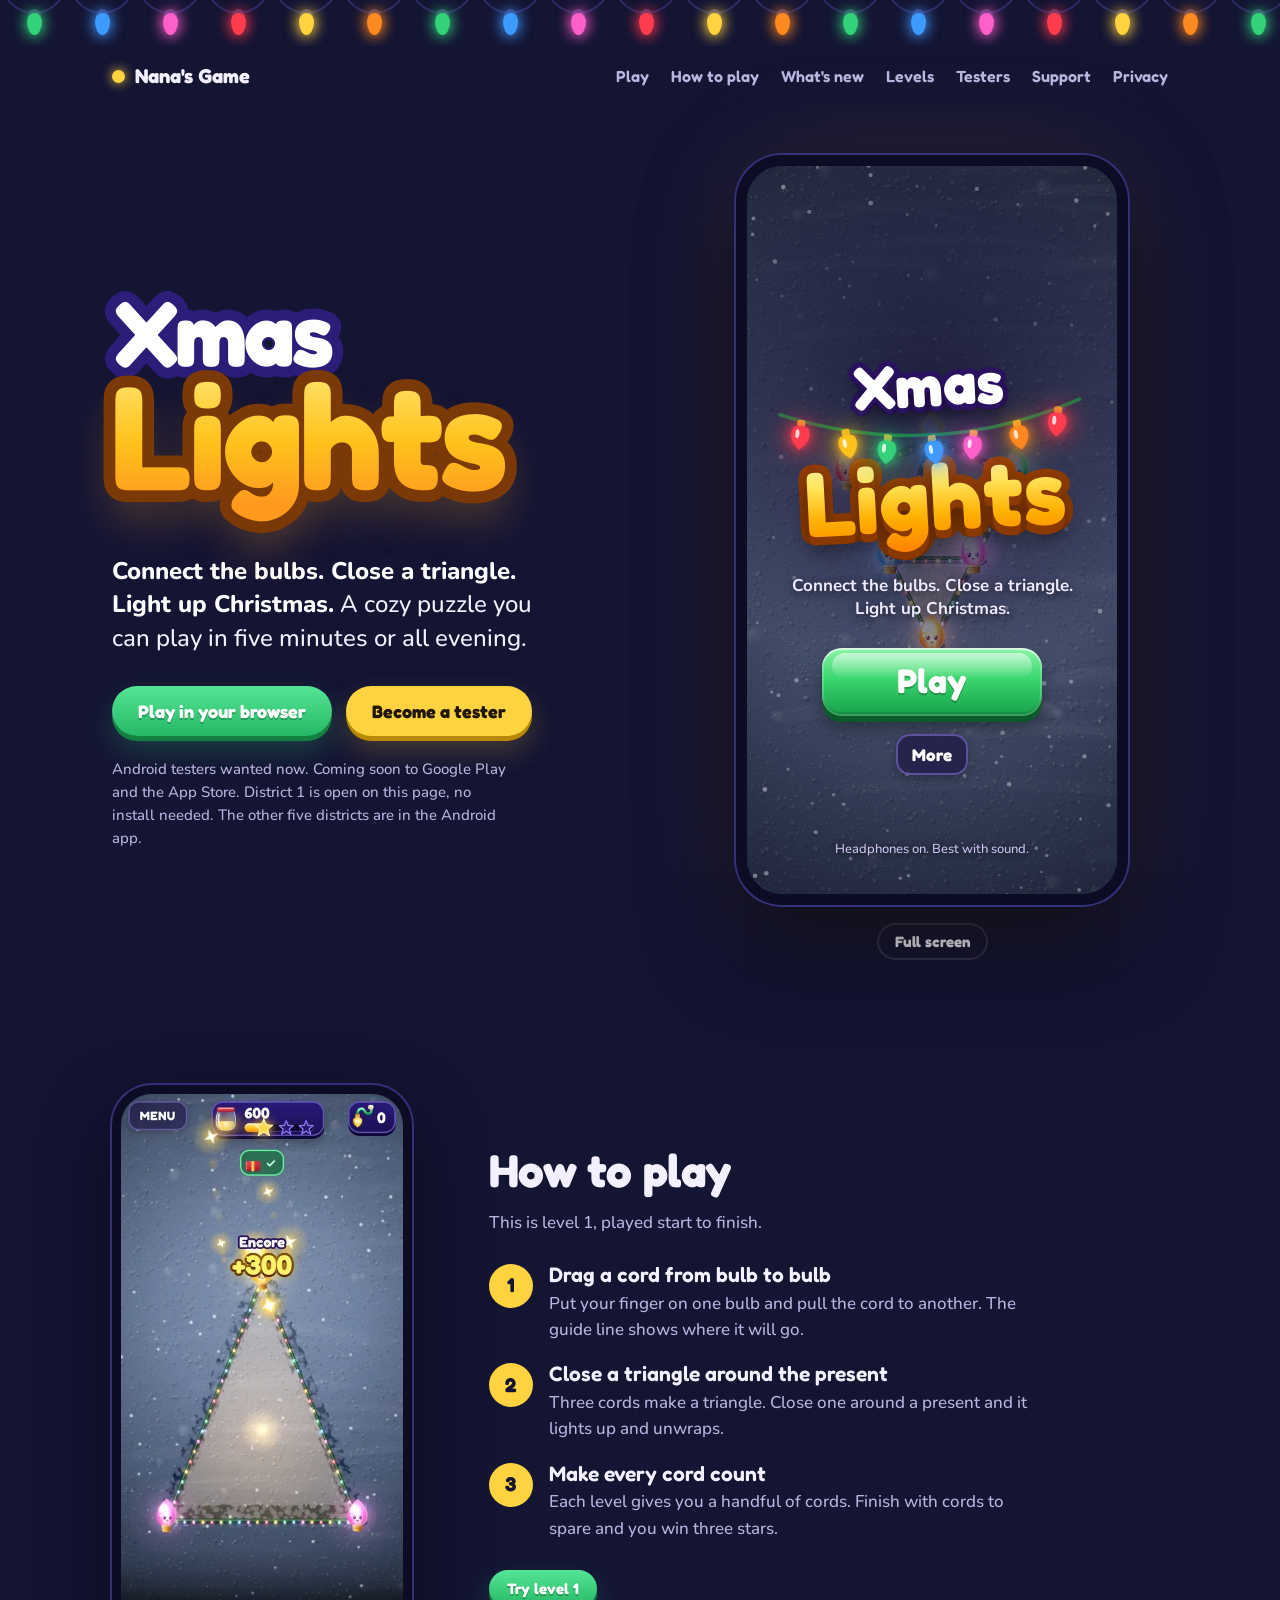
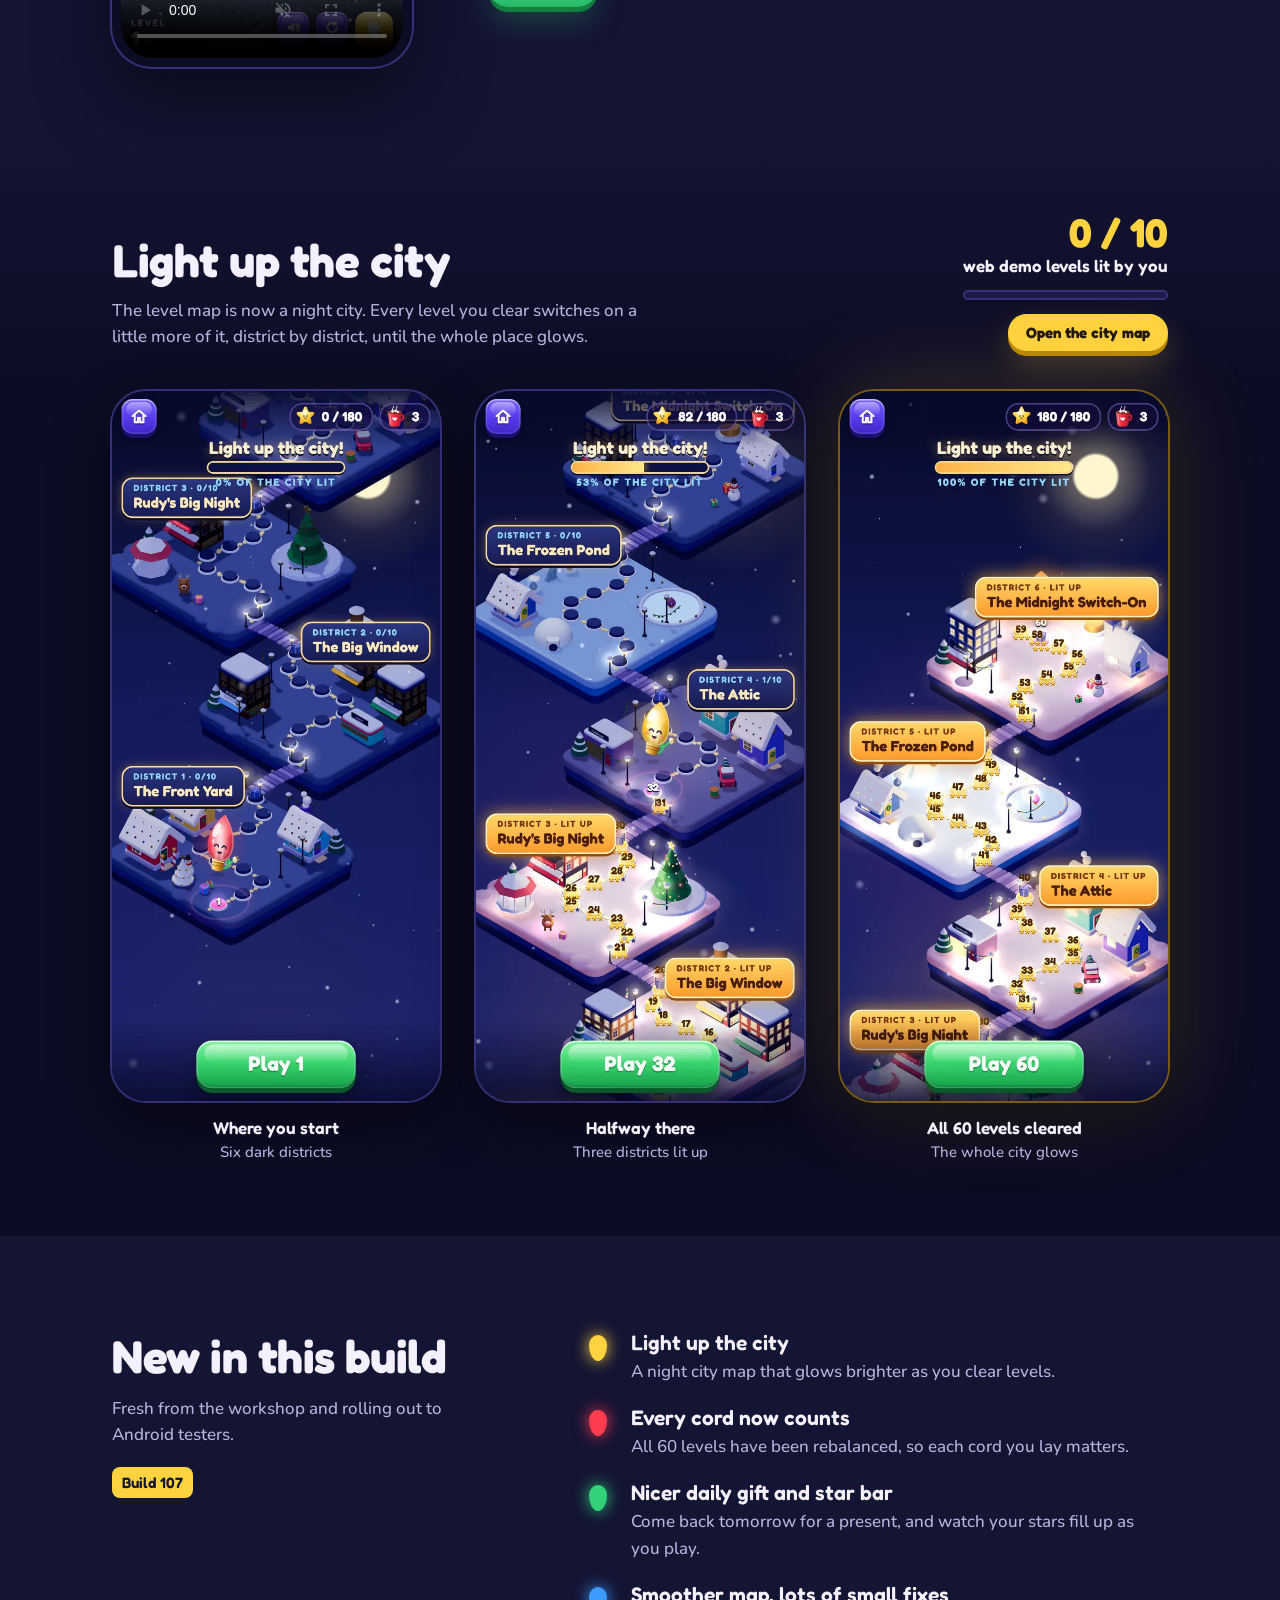
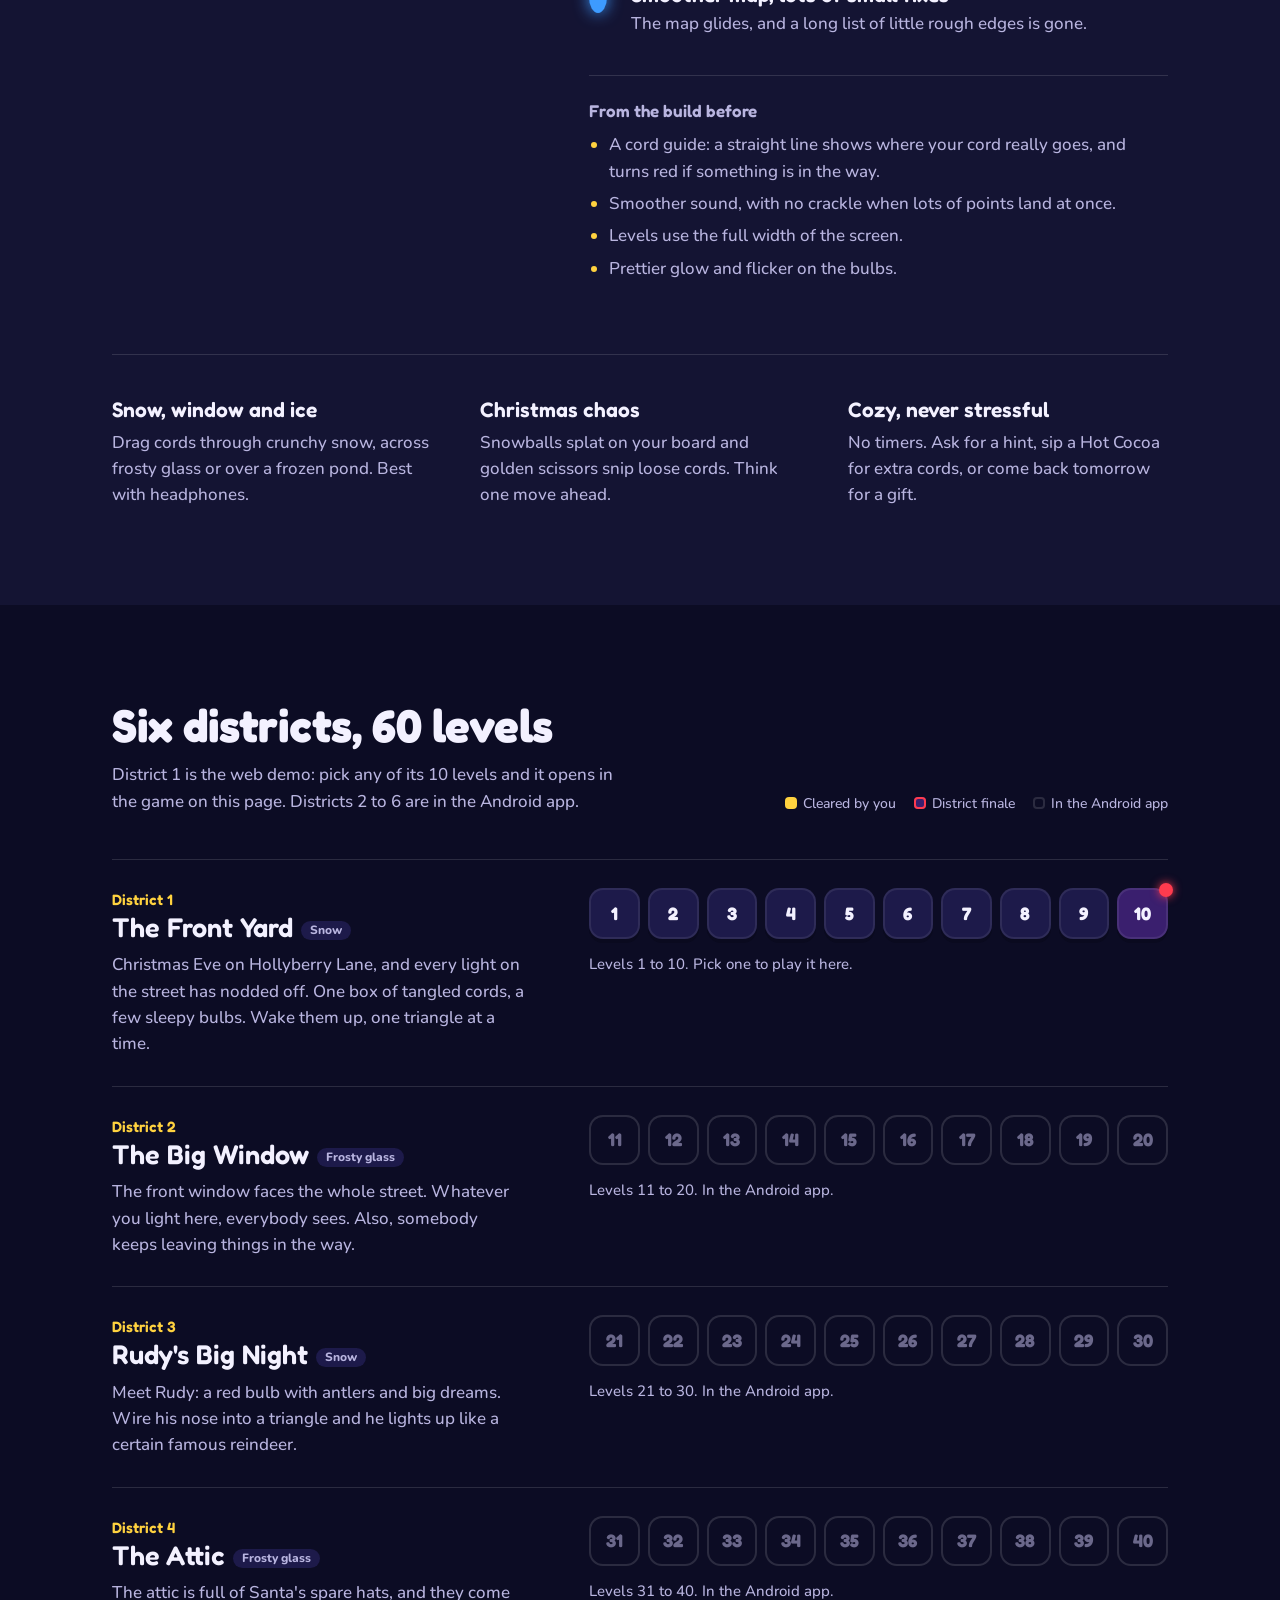
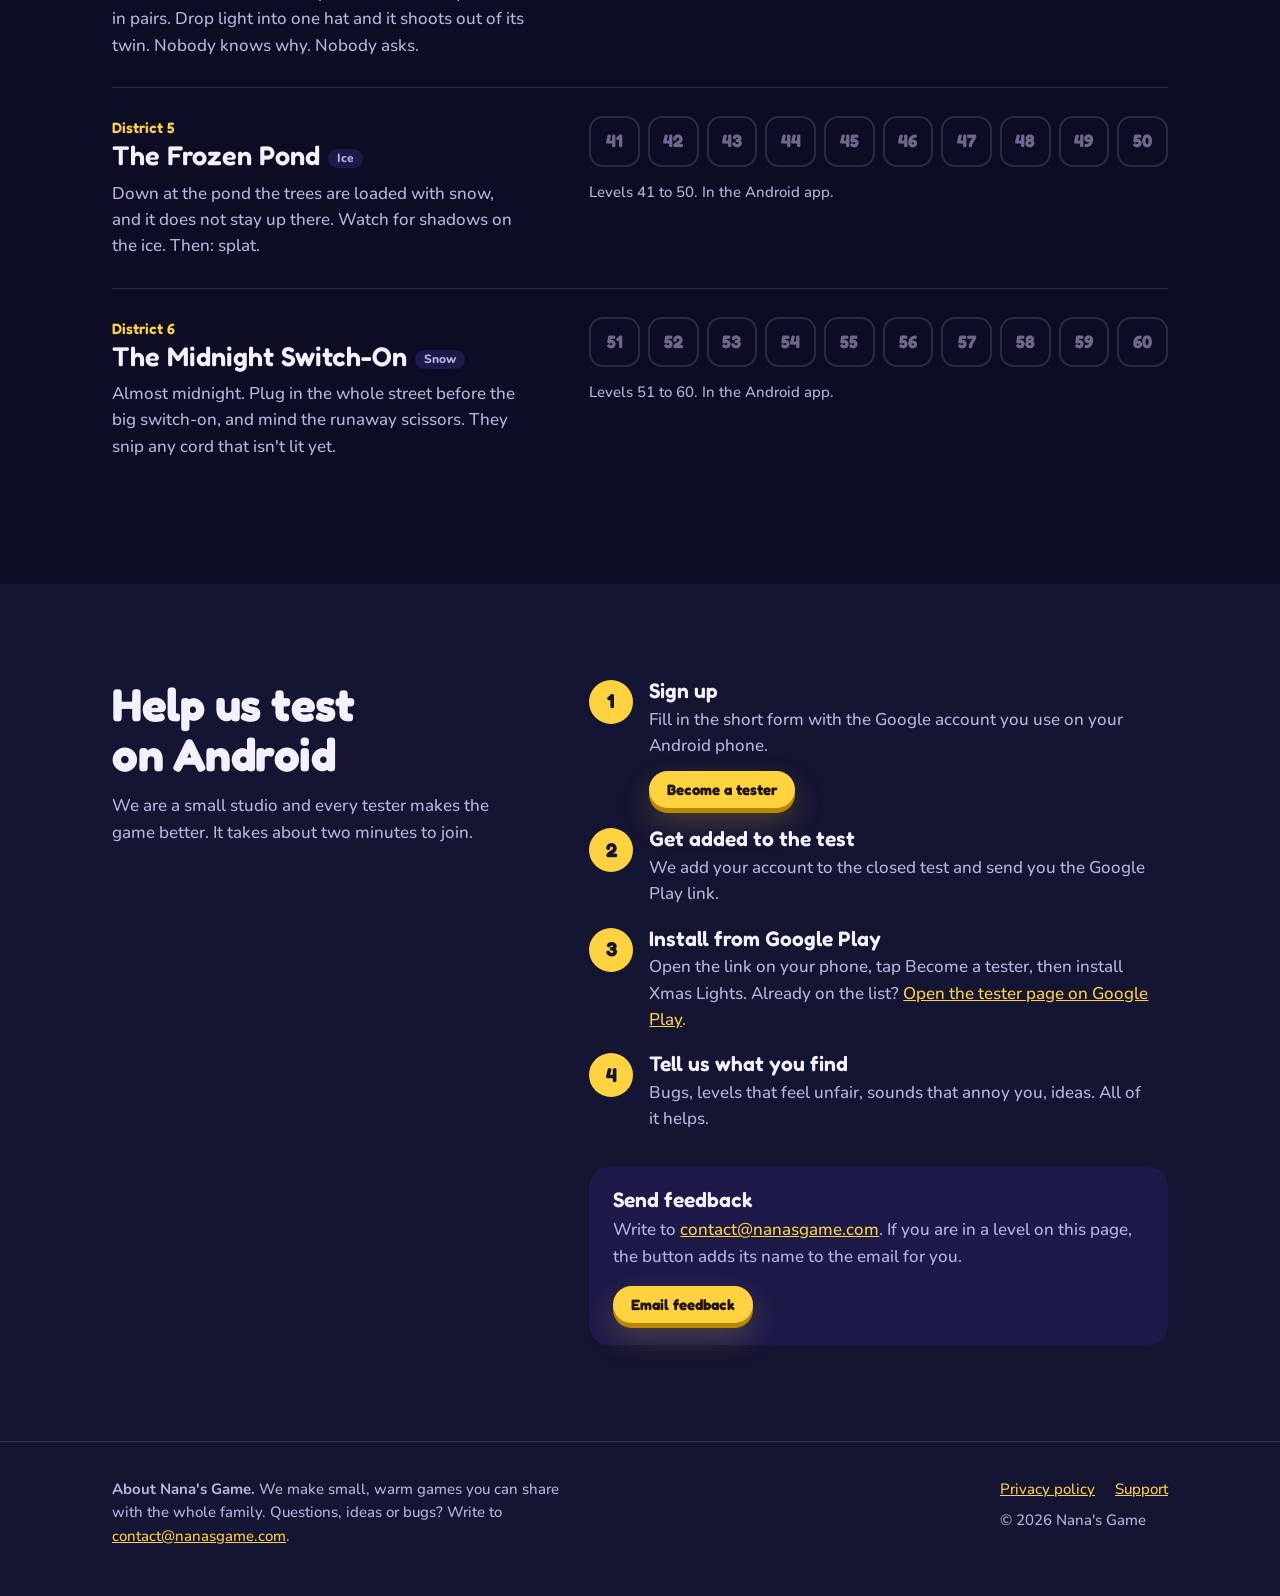
<file: index.html>
<!DOCTYPE html>
<html lang="en">
<head>
<meta charset="utf-8">
<meta name="viewport" content="width=device-width,initial-scale=1">
<title>Xmas Lights · Nana's Game</title>
<meta name="description" content="Xmas Lights: connect the bulbs, close a triangle and light up Christmas. Play the first district in your browser, or join the Android test for all 60 levels.">
<meta property="og:title" content="Xmas Lights · Nana's Game">
<meta property="og:description" content="A cozy Christmas puzzle. Play the levels in your browser, or join the Android test.">
<meta property="og:image" content="https://nanasgame.com/img/og.jpg">
<meta name="theme-color" content="#141433">
<link rel="icon" href="img/favicon.png">
<style>
/* Layout: left-aligned copy beside a live, playable phone in the hero. One loud element: the game's own night city map,
   shown dark, half lit and fully lit. Everything after it is quiet rows on the same night sky. */
:root{
  --night:#141433;      /* page sky, same as the app background */
  --deep:#0c0c24;       /* bands and the phone bezel */
  --dusk:#1d1a4a;       /* raised surfaces */
  --ink:#f3f1ff;
  --muted:#b9b5e0;
  --gold:#ffd23f;       /* lit windows, stars, primary accent */
  --green:#33d17a;      /* the game's Play button */
  --red:#ff3b4e; --blue:#3d9bff; --pink:#ff5fc8; --orange:#ff8a1f;   /* bulb colours from the game */
  --line:rgba(255,255,255,.13);
  --display:'Fredoka','Nunito',system-ui,sans-serif;
  --body:'Nunito',system-ui,-apple-system,'Segoe UI',sans-serif;
  color-scheme:dark;
}
@font-face{font-family:'Fredoka';font-weight:500;font-display:swap;src:url(fonts/fredoka-latin-500-normal.woff2) format('woff2')}
@font-face{font-family:'Fredoka';font-weight:600;font-display:swap;src:url(fonts/fredoka-latin-600-normal.woff2) format('woff2')}
@font-face{font-family:'Fredoka';font-weight:700;font-display:swap;src:url(fonts/fredoka-latin-700-normal.woff2) format('woff2')}
@font-face{font-family:'Nunito';font-weight:500;font-display:swap;src:url(fonts/nunito-latin-500-normal.woff2) format('woff2')}
@font-face{font-family:'Nunito';font-weight:700;font-display:swap;src:url(fonts/nunito-latin-700-normal.woff2) format('woff2')}
@font-face{font-family:'Nunito';font-weight:800;font-display:swap;src:url(fonts/nunito-latin-800-normal.woff2) format('woff2')}

*,*::before,*::after{box-sizing:border-box}
html{scroll-behavior:smooth;scroll-padding-top:20px}
html.locked{overflow:hidden}
body{margin:0;background:var(--night);color:var(--ink);font-family:var(--body);font-weight:500;font-size:17px;line-height:1.55;-webkit-font-smoothing:antialiased}
img,canvas{max-width:100%}
a{color:var(--gold)}
h1,h2,h3{font-family:var(--display);margin:0;text-wrap:balance;line-height:1.08}
h2{font-size:clamp(30px,4.4vw,46px);font-weight:700;letter-spacing:-.01em}
h3{font-size:21px;font-weight:600}
p{margin:0}
[hidden]{display:none!important}
:focus-visible{outline:3px solid var(--gold);outline-offset:3px;border-radius:6px}
.wrap{width:min(1120px,100%);margin-inline:auto;padding-inline:clamp(16px,4vw,32px)}
.muted{color:var(--muted)}

/* ---------- string of lights across the top ---------- */
.string{display:flex;height:46px;overflow:hidden;pointer-events:none}
.string i{flex:0 0 68px;position:relative;height:46px}
.string i::before{content:"";position:absolute;left:0;right:0;top:-22px;height:36px;border:2px solid #2c2a66;border-top:0;border-radius:0 0 50% 50%/0 0 100% 100%}
.string i::after{content:"";position:absolute;left:50%;top:13px;width:15px;height:22px;margin-left:-7.5px;border-radius:50% 50% 50% 50%/38% 38% 62% 62%;background:var(--c);box-shadow:0 0 14px 2px var(--c),0 -5px 0 -1px #3a376f;animation:twinkle 3.6s ease-in-out infinite;animation-delay:var(--d)}
.string i:nth-child(6n+1){--c:var(--green);--d:-.2s}.string i:nth-child(6n+2){--c:var(--blue);--d:-1.9s}.string i:nth-child(6n+3){--c:var(--pink);--d:-.9s}
.string i:nth-child(6n+4){--c:var(--red);--d:-2.6s}.string i:nth-child(6n+5){--c:var(--gold);--d:-1.3s}.string i:nth-child(6n){--c:var(--orange);--d:-3.1s}
@keyframes twinkle{0%,100%{opacity:1}42%{opacity:.5}47%{opacity:.95}53%{opacity:.6}}

/* ---------- nav ---------- */
.top{display:flex;align-items:center;justify-content:space-between;gap:16px;flex-wrap:wrap;padding-block:14px}
.brand{display:flex;align-items:center;gap:10px;font-family:var(--display);font-weight:700;font-size:20px;color:var(--ink);text-decoration:none}
.brand::before{content:"";width:13px;height:13px;border-radius:50%;background:var(--gold);box-shadow:0 0 12px var(--gold)}
.top nav{display:flex;gap:4px 22px;flex-wrap:wrap}
.top nav a{font-family:var(--display);font-weight:600;font-size:16px;color:var(--muted);text-decoration:none;padding:4px 0}
.top nav a:hover{color:var(--ink)}

/* ---------- buttons ---------- */
.btn{display:inline-flex;align-items:center;justify-content:center;gap:8px;font-family:var(--display);font-weight:700;font-size:18px;line-height:1;padding:16px 26px;border-radius:999px;border:0;cursor:pointer;text-decoration:none;color:#201600;background:var(--gold);box-shadow:0 5px 0 #b98700,0 14px 30px rgba(255,210,63,.22);transition:transform .12s,box-shadow .12s}
.btn:hover{transform:translateY(-1px)}
.btn:active{transform:translateY(4px);box-shadow:0 1px 0 #b98700}
.btn.play{color:#fff;background:linear-gradient(#56e596,#25b866);box-shadow:0 5px 0 #14803f,0 14px 30px rgba(51,209,122,.25);text-shadow:0 2px 0 rgba(0,70,30,.35)}
.btn.play:active{box-shadow:0 1px 0 #14803f}
.btn.ghost{color:var(--ink);background:transparent;box-shadow:inset 0 0 0 2px var(--line)}
.btn.ghost:active{transform:translateY(1px);box-shadow:inset 0 0 0 2px var(--line)}
.btn.sm{font-size:15px;padding:11px 18px}
.btn[aria-pressed="true"]{background:var(--dusk);color:var(--gold);box-shadow:inset 0 0 0 2px var(--gold)}

/* ---------- hero ---------- */
.hero{display:grid;grid-template-columns:minmax(0,1.05fr) minmax(0,.95fr);gap:clamp(24px,5vw,72px);align-items:center;padding-block:clamp(20px,4vw,48px) clamp(36px,6vw,72px)}
.title{font-weight:700;font-size:clamp(92px,11.5vw,148px);line-height:.86;letter-spacing:-.02em;isolation:isolate;margin-left:-.03em}
.title span{display:block;position:relative;width:max-content;max-width:100%}
.title span::before{content:attr(data-text);position:absolute;left:0;top:0;z-index:-1}
.title .xmas{color:#fff;font-size:.62em;margin-left:.08em}
.title .xmas::before{-webkit-text-stroke:.24em #2b1d78;color:#2b1d78}
.title .lights{background:linear-gradient(#fff08a,#ffc21a 50%,#ff9a1f 80%);-webkit-background-clip:text;background-clip:text;color:transparent;padding:.2em .05em .3em 0;margin:-.2em 0 -.3em}
.title .lights::before{padding-top:.2em;-webkit-text-stroke:.16em #7a3906;color:#7a3906;text-shadow:0 .07em 0 #4f2403,0 .16em .3em rgba(255,170,40,.35)}
.lede{font-size:clamp(19px,2.1vw,24px);line-height:1.4;max-width:30ch;margin-top:clamp(36px,4.4vw,58px)}
.lede b{font-weight:800;color:#fff}
.cta{display:flex;gap:14px;flex-wrap:wrap;margin-top:30px}
.status{margin-top:22px;font-size:15px;color:var(--muted);max-width:44ch}

.stage{justify-self:center;width:min(392px,100%)}
.phone{position:relative;height:clamp(560px,calc(100vh - 150px),760px);border-radius:46px;border:11px solid var(--deep);background:var(--night) url(img/poster.webp) center/cover;box-shadow:0 0 0 2px #34317a,0 40px 90px rgba(0,0,0,.55),0 0 120px rgba(255,200,80,.12);overflow:hidden;display:flex;flex-direction:column}
.phone iframe{flex:1;width:100%;border:0;display:block;min-height:0}
.phone .start{position:absolute;inset:0;background:transparent;border:0;border-radius:34px;cursor:pointer}
.phone .bar{display:none}
.under{display:flex;gap:10px;justify-content:center;flex-wrap:wrap;margin-top:18px}
.note{min-height:1.4em;margin-top:10px;text-align:center;font-size:14px;color:var(--muted)}

/* full-screen play */
.phone.full{position:fixed;inset:0;z-index:50;height:auto;border:0;border-radius:0;background:var(--deep);box-shadow:none}
.phone.full .bar{display:flex;align-items:center;gap:10px;padding:8px 12px;background:var(--deep);border-bottom:1px solid var(--line);font-size:14px}
.phone.full .bar .now{flex:1;min-width:0;white-space:nowrap;overflow:hidden;text-overflow:ellipsis;color:var(--muted);text-align:center}
.phone.full .bar button,.phone.full .bar a{font-family:var(--display);font-weight:600;font-size:14px;color:var(--ink);background:var(--dusk);border:0;border-radius:999px;padding:8px 14px;cursor:pointer;text-decoration:none;white-space:nowrap}
.phone.full iframe{width:min(560px,100%);margin-inline:auto}
.phone.full .start{display:none}

/* ---------- how to play ---------- */
.how{display:grid;grid-template-columns:300px minmax(0,1fr);gap:clamp(28px,6vw,88px);align-items:center;padding-block:clamp(8px,2vw,24px) clamp(48px,7vw,88px)}
.clip{display:block;width:min(300px,100%);height:auto;border-radius:40px;border:9px solid var(--deep);background:var(--deep);box-shadow:0 0 0 2px #34317a,0 30px 70px rgba(0,0,0,.5)}
.how h2+p{margin-top:14px;color:var(--muted);max-width:46ch}
.how .steps{margin-top:28px}
.how .cta{margin-top:28px}

/* ---------- the city map ---------- */
.city{background:linear-gradient(var(--night),var(--deep) 22%);padding-block:clamp(28px,5vw,56px) clamp(40px,6vw,72px)}
.city-head{display:grid;grid-template-columns:minmax(0,1fr) auto;gap:20px 40px;align-items:end}
.city-head p{max-width:56ch;margin-top:12px;color:var(--muted)}
.tally{font-family:var(--display);font-weight:600;font-size:17px;text-align:right;font-variant-numeric:tabular-nums}
.tally b{display:block;font-size:40px;line-height:1.05;color:var(--gold);font-weight:700}
.meter{height:10px;margin-top:10px;border-radius:999px;background:var(--dusk);box-shadow:inset 0 0 0 2px #34317a;overflow:hidden}
.meter i{display:block;height:100%;width:0;border-radius:999px;background:linear-gradient(90deg,#ffb300,var(--gold))}
.tally .btn{margin-top:14px}
.shots{display:grid;grid-template-columns:repeat(3,minmax(0,1fr));gap:clamp(14px,3vw,36px);margin-top:clamp(24px,4vw,40px)}
.shots figure{margin:0;min-width:0}
.shots img{display:block;width:100%;height:auto;border-radius:clamp(20px,3vw,34px);box-shadow:0 0 0 2px #34317a,0 24px 60px rgba(0,0,0,.45)}
.shots figure:last-child img{box-shadow:0 0 0 2px #7a5a12,0 24px 60px rgba(0,0,0,.45),0 0 90px rgba(255,200,80,.22)}
.shots figcaption{margin-top:14px;font-family:var(--display);font-weight:600;font-size:17px;text-align:center}
.shots figcaption span{display:block;font-family:var(--body);font-weight:500;font-size:15px;color:var(--muted)}

/* ---------- sections ---------- */
section.row{padding-block:clamp(48px,8vw,96px)}
.split{display:grid;grid-template-columns:minmax(0,5fr) minmax(0,7fr);gap:clamp(24px,5vw,72px)}
.split>div:first-child p{margin-top:14px;color:var(--muted);max-width:38ch}
.build{display:inline-block;margin-top:18px;font-family:var(--display);font-weight:600;font-size:15px;color:var(--night);background:var(--gold);border-radius:8px;padding:4px 10px}

.notes{list-style:none;margin:0;padding:0;display:grid;gap:22px}
.notes li{display:grid;grid-template-columns:26px minmax(0,1fr);gap:16px;align-items:start}
.notes li::before{content:"";width:18px;height:26px;margin-top:3px;border-radius:50% 50% 50% 50%/38% 38% 62% 62%;background:var(--c,var(--gold));box-shadow:0 0 16px var(--c,var(--gold))}
.notes li:nth-child(4n+1){--c:var(--gold)}.notes li:nth-child(4n+2){--c:var(--red)}.notes li:nth-child(4n+3){--c:var(--green)}.notes li:nth-child(4n){--c:var(--blue)}
.notes p{color:var(--muted);margin-top:4px;max-width:52ch}
.earlier{margin-top:38px;padding-top:26px;border-top:1px solid var(--line)}
.earlier h3{font-size:17px;color:var(--muted);font-weight:600}
.earlier ul{margin:12px 0 0;padding-left:20px;color:var(--muted);display:grid;gap:6px;max-width:60ch}
.earlier li::marker{color:var(--gold)}

.inside{display:grid;grid-template-columns:repeat(3,minmax(0,1fr));gap:clamp(20px,4vw,48px);margin-top:clamp(40px,6vw,72px);padding-top:clamp(28px,4vw,44px);border-top:1px solid var(--line)}
.inside p{color:var(--muted);margin-top:8px}

/* ---------- chapters and levels ---------- */
.levels{background:var(--deep)}
.levels-head{display:flex;justify-content:space-between;align-items:end;gap:20px;flex-wrap:wrap}
.levels-head p{color:var(--muted);max-width:52ch;margin-top:12px}
.chapters{list-style:none;margin:clamp(28px,4vw,44px) 0 0;padding:0}
.chapter{display:grid;grid-template-columns:minmax(0,5fr) minmax(0,7fr);gap:18px clamp(24px,5vw,72px);padding-block:28px;border-top:1px solid var(--line)}
.chapter .n{font-family:var(--display);font-weight:600;font-size:15px;color:var(--gold)}
.chapter h3{font-size:27px;margin-top:2px}
.chapter .surface{display:inline-block;margin-left:8px;font-family:var(--body);font-weight:800;font-size:12px;vertical-align:middle;padding:3px 9px;border-radius:999px;background:var(--dusk);color:var(--muted)}
.chapter p{color:var(--muted);margin-top:10px;max-width:46ch}
.tiles{display:grid;grid-template-columns:repeat(10,minmax(0,1fr));gap:8px}
.tile{position:relative;aspect-ratio:1;min-width:0;border-radius:14px;border:0;cursor:pointer;font-family:var(--display);font-weight:700;font-size:18px;color:var(--ink);background:var(--dusk);box-shadow:inset 0 0 0 2px rgba(255,255,255,.08),0 4px 0 #0a0a1f;transition:transform .1s}
.tile:hover{transform:translateY(-2px);box-shadow:inset 0 0 0 2px var(--gold),0 6px 0 #0a0a1f}
.tile.boss{background:#3a1f6e}
.tile.boss::after{content:"";position:absolute;top:-5px;right:-5px;width:14px;height:14px;border-radius:50%;background:var(--red);box-shadow:0 0 10px var(--red)}
.tile.done{background:var(--gold);color:#2a1c00;box-shadow:0 4px 0 #b98700,0 0 18px rgba(255,210,63,.35)}
.tile.locked{background:transparent;color:rgba(185,181,224,.55);box-shadow:inset 0 0 0 2px var(--line);cursor:default}
.tile.locked:hover{transform:none;box-shadow:inset 0 0 0 2px var(--line)}
.tile.locked.boss::after{display:none}
.tile small{display:block;font-size:9px;letter-spacing:1px;line-height:1;margin-top:1px}
.chapter .readout{min-height:3.1em;margin-top:14px;font-size:15px;max-width:none}
.readout b{color:var(--ink);font-weight:800}
.legend{display:flex;gap:18px;flex-wrap:wrap;font-size:14px;color:var(--muted);margin-top:10px}
.legend i{display:inline-block;width:12px;height:12px;border-radius:4px;margin-right:6px;vertical-align:-1px}

/* ---------- testers ---------- */
.steps{margin:0;padding:0;list-style:none;counter-reset:s;display:grid;gap:20px}
.steps li{counter-increment:s;display:grid;grid-template-columns:44px minmax(0,1fr);gap:16px}
.steps li::before{content:counter(s);display:grid;place-items:center;width:44px;height:44px;border-radius:50%;font-family:var(--display);font-weight:700;font-size:20px;color:var(--night);background:var(--gold)}
.steps p{color:var(--muted);margin-top:4px;max-width:50ch}
.steps .btn{margin-top:12px}
.feedback{margin-top:34px;padding:22px 24px;border-radius:20px;background:var(--dusk)}
.feedback p{color:var(--muted);margin-top:6px;max-width:56ch}
.feedback .cta{margin-top:16px}

footer{border-top:1px solid var(--line);padding-block:36px 48px;color:var(--muted);font-size:15px}
footer .cols{display:flex;justify-content:space-between;gap:20px 40px;flex-wrap:wrap}
footer p{max-width:52ch}
footer nav{display:flex;gap:6px 20px;flex-wrap:wrap}

@media (max-width:880px){
  .hero,.split,.chapter,.city-head,.how{grid-template-columns:minmax(0,1fr)}
  .clip{width:min(270px,78%);margin-inline:auto}
  .tally{text-align:left}
  .tiles{grid-template-columns:repeat(5,minmax(0,1fr))}
  .inside{grid-template-columns:minmax(0,1fr)}
  .top nav a.opt{display:none}
  .shots{display:flex;overflow-x:auto;scroll-snap-type:x mandatory;padding-bottom:8px}
  .shots figure{flex:0 0 72%;scroll-snap-align:center}
}
@media (prefers-reduced-motion:reduce){
  html{scroll-behavior:auto}
  .string i::after{animation:none}
  .btn,.tile{transition:none}
}
</style>
</head>
<body>

<div class="string" aria-hidden="true"><i></i><i></i><i></i><i></i><i></i><i></i><i></i><i></i><i></i><i></i><i></i><i></i><i></i><i></i><i></i><i></i><i></i><i></i><i></i><i></i><i></i><i></i><i></i><i></i><i></i><i></i><i></i><i></i><i></i><i></i><i></i><i></i><i></i><i></i><i></i><i></i><i></i><i></i><i></i><i></i></div>

<header class="wrap top">
  <a class="brand" href="./">Nana's Game</a>
  <nav aria-label="Site">
    <a href="#play">Play</a>
    <a href="#how" class="opt">How to play</a>
    <a href="#new" class="opt">What's new</a>
    <a href="#levels">Levels</a>
    <a href="#testers">Testers</a>
    <a href="support/">Support</a>
    <a href="privacy/">Privacy</a>
  </nav>
</header>

<main>
<section class="wrap hero" id="play">
  <div>
    <h1 class="title" aria-label="Xmas Lights"><span class="xmas" data-text="Xmas" aria-hidden="true">Xmas</span><span class="lights" data-text="Lights" aria-hidden="true">Lights</span></h1>
    <p class="lede"><b>Connect the bulbs. Close a triangle. Light up Christmas.</b> A cozy puzzle you can play in five minutes or all evening.</p>
    <div class="cta">
      <button class="btn play" id="heroPlay" type="button">Play in your browser</button>
      <a class="btn" href="https://docs.google.com/forms/d/e/1FAIpQLSdXcc9EGKCobpm0PpayjFovDhJnvt9fzfqe63KZqGMDl3-UOw/viewform">Become a tester</a>
    </div>
    <p class="status">Android testers wanted now. Coming soon to Google Play and the App Store. District 1 is open on this page, no install needed. The other five districts are in the Android app.</p>
  </div>

  <div class="stage">
    <div class="phone" id="phone">
      <div class="bar">
        <button type="button" id="exitFull">Back to site</button>
        <span class="now" id="nowFull">Xmas Lights</span>
        <a id="mailFull" href="mailto:contact@nanasgame.com?subject=Xmas%20Lights%20feedback">Feedback</a>
      </div>
      <iframe id="game" title="Xmas Lights, playable game" allow="autoplay; fullscreen"></iframe>
      <button class="start" id="start" type="button" aria-label="Start the game full screen"></button>
    </div>
    <div class="under">
      <button class="btn ghost sm" id="goFull" type="button">Full screen</button>
    </div>
    <p class="note" id="note" role="status"></p>
  </div>
</section>

<section class="wrap how" id="how" aria-labelledby="howH">
  <video class="clip" id="clip" muted loop playsinline preload="none" poster="img/howto-poster.webp" width="480" height="960" aria-label="Level 1 being played: three cords are dragged between three bulbs, the triangle lights up and the present inside is unwrapped">
    <source src="img/howto.mp4" type="video/mp4">
  </video>
  <div>
    <h2 id="howH">How to play</h2>
    <p>This is level 1, played start to finish.</p>
    <ol class="steps">
      <li><div><h3>Drag a cord from bulb to bulb</h3><p>Put your finger on one bulb and pull the cord to another. The guide line shows where it will go.</p></div></li>
      <li><div><h3>Close a triangle around the present</h3><p>Three cords make a triangle. Close one around a present and it lights up and unwraps.</p></div></li>
      <li><div><h3>Make every cord count</h3><p>Each level gives you a handful of cords. Finish with cords to spare and you win three stars.</p></div></li>
    </ol>
    <div class="cta"><button class="btn play sm" id="tryOne" type="button">Try level 1</button></div>
  </div>
</section>

<section class="city" aria-labelledby="cityH">
  <div class="wrap city-head">
    <div>
      <h2 id="cityH">Light up the city</h2>
      <p>The level map is now a night city. Every level you clear switches on a little more of it, district by district, until the whole place glows.</p>
    </div>
    <div class="tally" aria-live="polite">
      <b id="litN">0 / 10</b><span id="litT">web demo levels lit by you</span>
      <div class="meter" aria-hidden="true"><i id="litBar"></i></div>
      <div><button class="btn sm" id="openMap" type="button">Open the city map</button></div>
    </div>
  </div>
  <div class="wrap">
    <div class="shots" tabindex="0" role="group" aria-label="The city map at three stages">
      <figure><img src="img/city-start.webp" width="618" height="1338" loading="lazy" alt="The city map at the start: six dark districts and 0% of the city lit"><figcaption>Where you start<span>Six dark districts</span></figcaption></figure>
      <figure><img src="img/city-halfway.webp" width="618" height="1338" loading="lazy" alt="The city map halfway: the first three districts glowing, 53% of the city lit"><figcaption>Halfway there<span>Three districts lit up</span></figcaption></figure>
      <figure><img src="img/city-lit.webp" width="618" height="1338" loading="lazy" alt="The city map finished: every district glowing, 100% of the city lit"><figcaption>All 60 levels cleared<span>The whole city glows</span></figcaption></figure>
    </div>
  </div>
</section>

<section class="wrap row" id="new">
  <div class="split">
    <div>
      <h2>New in this build</h2>
      <p>Fresh from the workshop and rolling out to Android testers.</p>
      <span class="build">Build 107</span>
    </div>
    <div>
      <ul class="notes">
        <li><div><h3>Light up the city</h3><p>A night city map that glows brighter as you clear levels.</p></div></li>
        <li><div><h3>Every cord now counts</h3><p>All 60 levels have been rebalanced, so each cord you lay matters.</p></div></li>
        <li><div><h3>Nicer daily gift and star bar</h3><p>Come back tomorrow for a present, and watch your stars fill up as you play.</p></div></li>
        <li><div><h3>Smoother map, lots of small fixes</h3><p>The map glides, and a long list of little rough edges is gone.</p></div></li>
      </ul>
      <div class="earlier">
        <h3>From the build before</h3>
        <ul>
          <li>A cord guide: a straight line shows where your cord really goes, and turns red if something is in the way.</li>
          <li>Smoother sound, with no crackle when lots of points land at once.</li>
          <li>Levels use the full width of the screen.</li>
          <li>Prettier glow and flicker on the bulbs.</li>
        </ul>
      </div>
    </div>
  </div>

  <div class="inside">
    <div><h3>Snow, window and ice</h3><p>Drag cords through crunchy snow, across frosty glass or over a frozen pond. Best with headphones.</p></div>
    <div><h3>Christmas chaos</h3><p>Snowballs splat on your board and golden scissors snip loose cords. Think one move ahead.</p></div>
    <div><h3>Cozy, never stressful</h3><p>No timers. Ask for a hint, sip a Hot Cocoa for extra cords, or come back tomorrow for a gift.</p></div>
  </div>
</section>

<section class="levels row" id="levels">
  <div class="wrap">
    <div class="levels-head">
      <div>
        <h2>Six districts, 60 levels</h2>
        <p>District 1 is the web demo: pick any of its 10 levels and it opens in the game on this page. Districts 2 to 6 are in the Android app.</p>
      </div>
      <div class="legend"><span><i style="background:var(--gold)"></i>Cleared by you</span><span><i style="background:#3a1f6e;box-shadow:inset 0 0 0 2px var(--red)"></i>District finale</span><span><i style="background:transparent;box-shadow:inset 0 0 0 2px var(--line)"></i>In the Android app</span></div>
    </div>
    <ol class="chapters" id="chapters"></ol>
    <p class="muted" id="noLevels" hidden>The level list could not be loaded. Open the game above and use its map instead.</p>
  </div>
</section>

<section class="wrap row" id="testers">
  <div class="split">
    <div>
      <h2>Help us test on Android</h2>
      <p>We are a small studio and every tester makes the game better. It takes about two minutes to join.</p>
    </div>
    <div>
      <ol class="steps">
        <li><div><h3>Sign up</h3><p>Fill in the short form with the Google account you use on your Android phone.</p><a class="btn sm" href="https://docs.google.com/forms/d/e/1FAIpQLSdXcc9EGKCobpm0PpayjFovDhJnvt9fzfqe63KZqGMDl3-UOw/viewform">Become a tester</a></div></li>
        <li><div><h3>Get added to the test</h3><p>We add your account to the closed test and send you the Google Play link.</p></div></li>
        <li><div><h3>Install from Google Play</h3><p>Open the link on your phone, tap Become a tester, then install Xmas Lights. Already on the list? <a href="https://play.google.com/apps/testing/com.nanasgame.xmaslights">Open the tester page on Google Play</a>.</p></div></li>
        <li><div><h3>Tell us what you find</h3><p>Bugs, levels that feel unfair, sounds that annoy you, ideas. All of it helps.</p></div></li>
      </ol>
      <div class="feedback">
        <h3>Send feedback</h3>
        <p id="fbLine">Write to <a href="mailto:contact@nanasgame.com">contact@nanasgame.com</a>. If you are in a level on this page, the button adds its name to the email for you.</p>
        <div class="cta"><a class="btn sm" id="mail" href="mailto:contact@nanasgame.com?subject=Xmas%20Lights%20feedback">Email feedback</a></div>
      </div>
    </div>
  </div>
</section>
</main>

<footer>
  <div class="wrap cols">
    <p><b>About Nana's Game.</b> We make small, warm games you can share with the whole family. Questions, ideas or bugs? Write to <a href="mailto:contact@nanasgame.com">contact@nanasgame.com</a>.</p>
    <div>
      <nav aria-label="Footer"><a href="privacy/">Privacy policy</a><a href="support/">Support</a></nav>
      <p style="margin-top:8px">© 2026 Nana's Game</p>
    </div>
  </div>
</footer>

<script src="play/levels/journey-levels-city.js"></script>
<script>
(function(){
'use strict';
var GAME_URL='play/index.html';
var $=function(id){return document.getElementById(id)};
var phone=$('phone'),frame=$('game'),note=$('note');
var wide=window.matchMedia('(min-width:881px)');
var calm=window.matchMedia('(prefers-reduced-motion:reduce)');
var LEVELS=Array.isArray(window.NL_LEVELS)?window.NL_LEVELS:[];
var CHAPTERS=Array.isArray(window.NL_CHAPTERS)?window.NL_CHAPTERS:[];
var SURFACE={snow:'Snow',glass:'Frosty glass',ice:'Ice'};
var WEB=10,prog={};   /* levels playable on the web: District 1 */

function lsGet(k){try{return localStorage.getItem(k)}catch(e){return null}}
function lsSet(k,v){try{localStorage.setItem(k,v)}catch(e){}}
function say(t){note.textContent=t||''}
function esc(s){return String(s).replace(/[&<>"]/g,function(c){return{'&':'&amp;','<':'&lt;','>':'&gt;','"':'&quot;'}[c]})}

/* ---------- the embedded game ---------- */
function api(){try{var w=frame.contentWindow;return w&&w.__nl&&w.__nl.LEVELS?w.__nl:null}catch(e){return null}}
function load(){
  if(!frame.getAttribute('src')){frame.src=GAME_URL;$('start').hidden=true}
  return new Promise(function(done){
    var t0=Date.now();
    (function poll(){var n=api();if(n){if(!LEVELS.length){try{LEVELS=n.LEVELS;CHAPTERS=frame.contentWindow.NL_CHAPTERS||[];renderLevels()}catch(e){}}return setTimeout(function(){done(n)},350)}if(Date.now()-t0>9000)return done(null);setTimeout(poll,150)})();
  });
}
function setFull(on){
  phone.classList.toggle('full',on);document.documentElement.classList.toggle('locked',on);
  if(on)$('exitFull').focus();
}
function open(){
  if(wide.matches){if(!phone.classList.contains('full'))phone.scrollIntoView({block:'center',behavior:calm.matches?'auto':'smooth'})}
  else setFull(true);
  return load();
}
function playLevel(i){
  open().then(function(n){
    if(!n){say('The game is open. Pick the level from its map.');return}
    try{n.openJIntro(i);say('')}catch(e){say('Could not jump to that level. Pick it from the map in the game.')}
  });
}
$('heroPlay').onclick=function(){open()};
$('start').onclick=function(){open()};
$('goFull').onclick=function(){setFull(true);load()};
$('exitFull').onclick=function(){setFull(false);$('goFull').focus()};
document.addEventListener('keydown',function(e){if(e.key==='Escape'&&phone.classList.contains('full'))setFull(false)});

$('tryOne').onclick=function(){playLevel(0)};
(function(){   /* the how-to clip plays only while it is on screen; with reduced motion it waits for a tap */
  var v=$('clip');
  if(calm.matches||!('IntersectionObserver'in window)){v.controls=true;return}
  new IntersectionObserver(function(e){if(e[0].isIntersecting){var p=v.play();if(p&&p.catch)p.catch(function(){v.controls=true})}else v.pause()},{threshold:.35}).observe(v);
})();
if(wide.matches)load();   /* phones start the game on tap, full screen */

/* ---------- progress, shared with the game through localStorage ---------- */
function readProg(){var o={};try{o=JSON.parse(lsGet('nl_jprog')||'{}')||{}}catch(e){}return o}
function starsOf(i){var L=LEVELS[i];return L?(prog[L.id||('lv'+i)]||0):0}
function sync(){
  prog=readProg();
  var lit=0,stars=0,n=WEB,i;
  for(i=0;i<n;i++){var s=starsOf(i);if(s){lit++;stars+=s}}
  $('litBar').style.width=(100*lit/n)+'%';
  $('litN').textContent=lit+' / '+n;
  $('litT').textContent='web demo levels lit by you'+(stars?', '+stars+' of '+n*3+' stars':'');
  document.querySelectorAll('button.tile').forEach(function(t){
    var s=starsOf(+t.dataset.i);t.classList.toggle('done',s>0);
    var sm=t.querySelector('small');if(sm)sm.textContent=s?'★★★'.slice(0,s):'';
  });
  var n2=api(),cur=null;try{if(n2&&n2.G&&n2.G.L&&n2.G.mode==='journey')cur=n2.G}catch(e){}
  var label=cur?'Level '+(cur.idx+1)+': '+cur.L.name:'';
  var href='mailto:contact@nanasgame.com?subject='+encodeURIComponent('Xmas Lights feedback'+(label?' ('+label+', web)':''));
  $('mail').href=href;$('mailFull').href=href;
  $('mail').textContent=label?'Email feedback on level '+(cur.idx+1):'Email feedback';
  $('nowFull').textContent=label||'Xmas Lights';
}
window.addEventListener('storage',sync);
setInterval(function(){if(!document.hidden)sync()},1500);
$('openMap').onclick=function(){open().then(function(n){if(!n){say('The game is open. Tap Play to see the map.');return}try{n.openMap();say('')}catch(e){say('Tap Play in the game to see the map.')}})};

/* ---------- chapters and level tiles ---------- */
function renderLevels(){
  var host=$('chapters');
  $('noLevels').hidden=!!LEVELS.length;
  if(!LEVELS.length||host.firstChild)return;
  var per=Math.ceil(LEVELS.length/Math.max(1,CHAPTERS.length||6)),html='';
  for(var c=0;c*per<LEVELS.length;c++){
    var C=CHAPTERS[c]||{name:'District '+(c+1)},tiles='';
    for(var i=c*per;i<Math.min(LEVELS.length,(c+1)*per);i++){
      var L=LEVELS[i];
      tiles+=i<WEB?'<button class="tile'+(L.tier==='boss'?' boss':'')+'" type="button" data-i="'+i+'" aria-label="Play level '+(i+1)+': '+esc(L.name)+'">'+(i+1)+'<small></small></button>'
        :'<span class="tile locked'+(L.tier==='boss'?' boss':'')+'" style="display:grid;place-items:center" aria-label="Level '+(i+1)+', in the Android app">'+(i+1)+'</span>';
    }
    html+='<li class="chapter"><div><div class="n">District '+(c+1)+'</div><h3>'+esc(C.name)+(SURFACE[C.surface]?'<span class="surface">'+SURFACE[C.surface]+'</span>':'')+'</h3>'+(C.intro?'<p>'+esc(C.intro)+'</p>':'')+'</div>'+
      '<div><div class="tiles">'+tiles+'</div><p class="readout">Levels '+(c*per+1)+' to '+Math.min(LEVELS.length,(c+1)*per)+'. '+(c*per<WEB?'Pick one to play it here.':'In the Android app.')+'</p></div></li>';
  }
  host.innerHTML=html;
  function show(t){
    var i=+t.dataset.i,L=LEVELS[i],r=t.closest('.chapter').querySelector('.readout');
    r.innerHTML='<b>Level '+(i+1)+': '+esc(L.name)+'.</b> '+esc(L.quip||L.teach||'');
  }
  host.addEventListener('click',function(e){var t=e.target.closest('button.tile');if(t){show(t);playLevel(+t.dataset.i)}});
  host.addEventListener('pointerover',function(e){var t=e.target.closest('button.tile');if(t)show(t)});
  host.addEventListener('focusin',function(e){var t=e.target.closest('button.tile');if(t)show(t)});
}
renderLevels();

sync();
})();
</script>
</body>
</html>
</file>
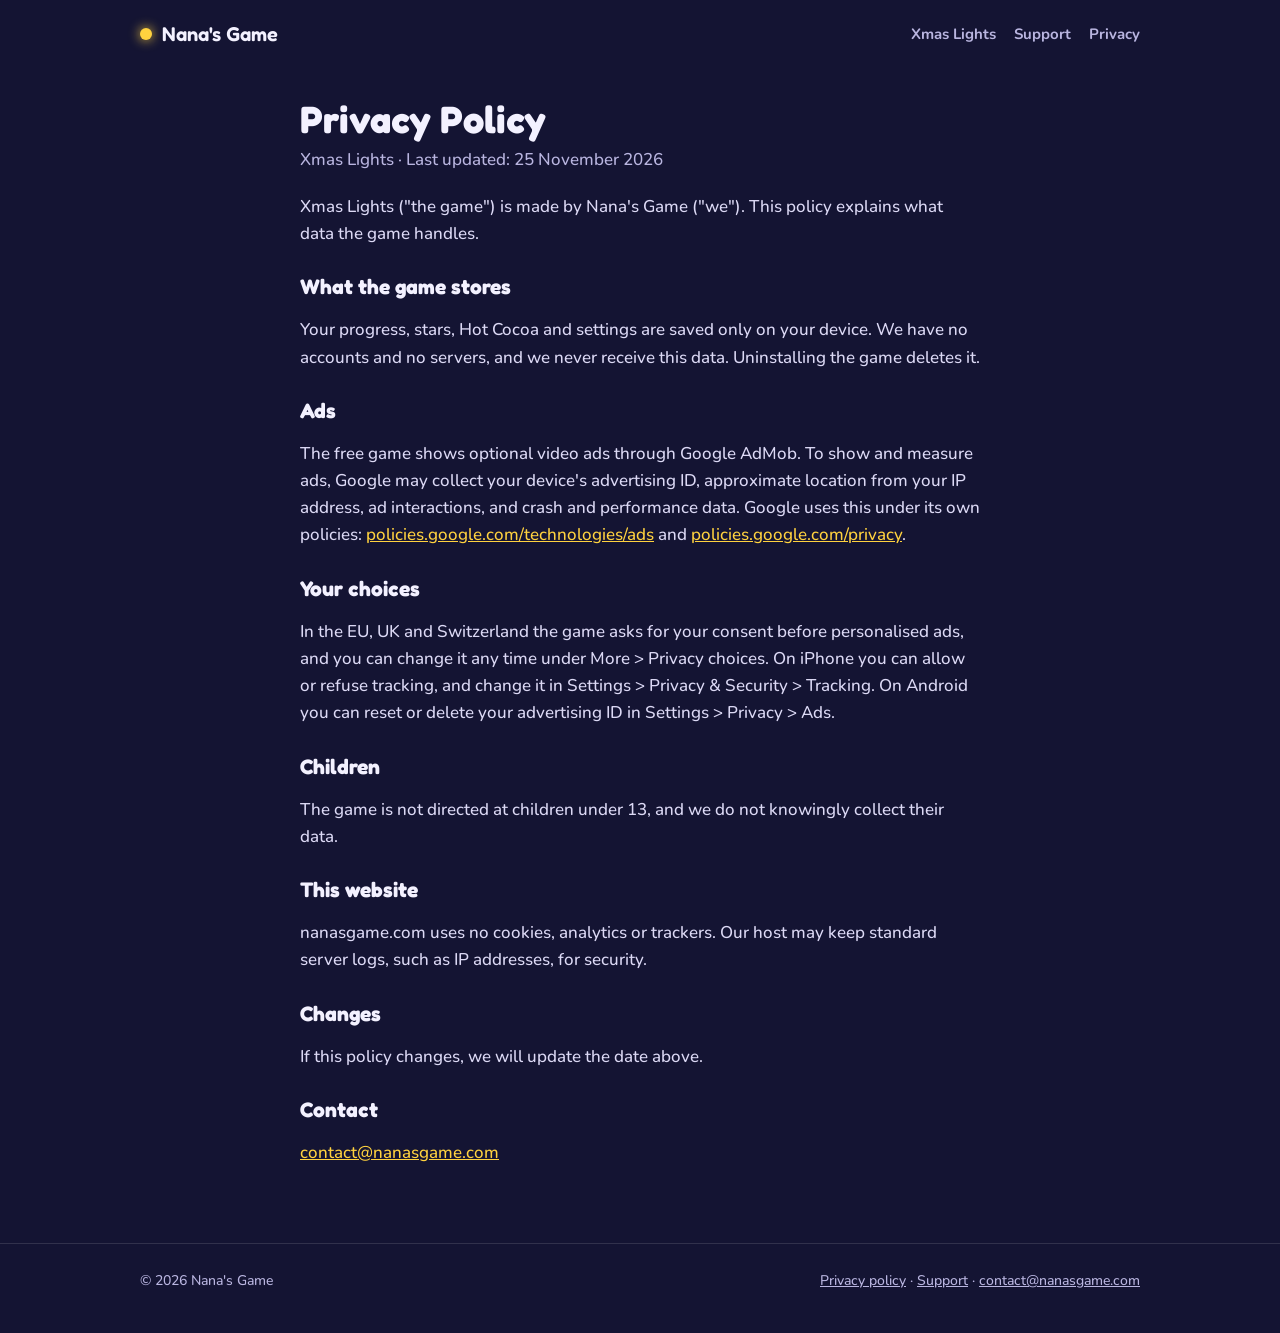
<file: privacy/index.html>
<!doctype html>
<html lang="en">
<head>
<meta charset="utf-8">
<meta name="viewport" content="width=device-width,initial-scale=1">
<title>Privacy Policy · Nana's Game</title>
<meta name="theme-color" content="#141433">
<link rel="icon" href="../img/favicon.png">
<link rel="stylesheet" href="../style.css">
<style>@font-face{font-family:Fredoka;font-weight:600;src:url(../fonts/fredoka-latin-600-normal.woff2) format('woff2')}@font-face{font-family:Fredoka;font-weight:700;src:url(../fonts/fredoka-latin-700-normal.woff2) format('woff2')}@font-face{font-family:Nunito;font-weight:500;src:url(../fonts/nunito-latin-500-normal.woff2) format('woff2')}@font-face{font-family:Nunito;font-weight:700;src:url(../fonts/nunito-latin-700-normal.woff2) format('woff2')}</style>
</head>
<body>
<div class="wrap"><header class="top"><a class="brand" href="../"><span class="dot"></span>Nana's Game</a><nav><a href="../">Xmas Lights</a><a href="../support/">Support</a><a href="../privacy/">Privacy</a></nav></header></div>
<main class="doc">
<h1>Privacy Policy</h1>
<p class="date">Xmas Lights · Last updated: 25 November 2026</p>
<p>Xmas Lights ("the game") is made by Nana's Game ("we"). This policy explains what data the game handles.</p>
<h2>What the game stores</h2>
<p>Your progress, stars, Hot Cocoa and settings are saved only on your device. We have no accounts and no servers, and we never receive this data. Uninstalling the game deletes it.</p>
<h2>Ads</h2>
<p>The free game shows optional video ads through Google AdMob. To show and measure ads, Google may collect your device's advertising ID, approximate location from your IP address, ad interactions, and crash and performance data. Google uses this under its own policies: <a href="https://policies.google.com/technologies/ads">policies.google.com/technologies/ads</a> and <a href="https://policies.google.com/privacy">policies.google.com/privacy</a>.</p>
<h2>Your choices</h2>
<p>In the EU, UK and Switzerland the game asks for your consent before personalised ads, and you can change it any time under More &gt; Privacy choices. On iPhone you can allow or refuse tracking, and change it in Settings &gt; Privacy &amp; Security &gt; Tracking. On Android you can reset or delete your advertising ID in Settings &gt; Privacy &gt; Ads.</p>
<h2>Children</h2>
<p>The game is not directed at children under 13, and we do not knowingly collect their data.</p>
<h2>This website</h2>
<p>nanasgame.com uses no cookies, analytics or trackers. Our host may keep standard server logs, such as IP addresses, for security.</p>
<h2>Changes</h2>
<p>If this policy changes, we will update the date above.</p>
<h2>Contact</h2>
<p><a href="mailto:contact@nanasgame.com">contact@nanasgame.com</a></p>
</main>
<footer><div class="wrap"><span>© 2026 Nana's Game</span><span><a href="../privacy/">Privacy policy</a> · <a href="../support/">Support</a> · <a href="mailto:contact@nanasgame.com">contact@nanasgame.com</a></span></div></footer>
</body>
</html>
</file>
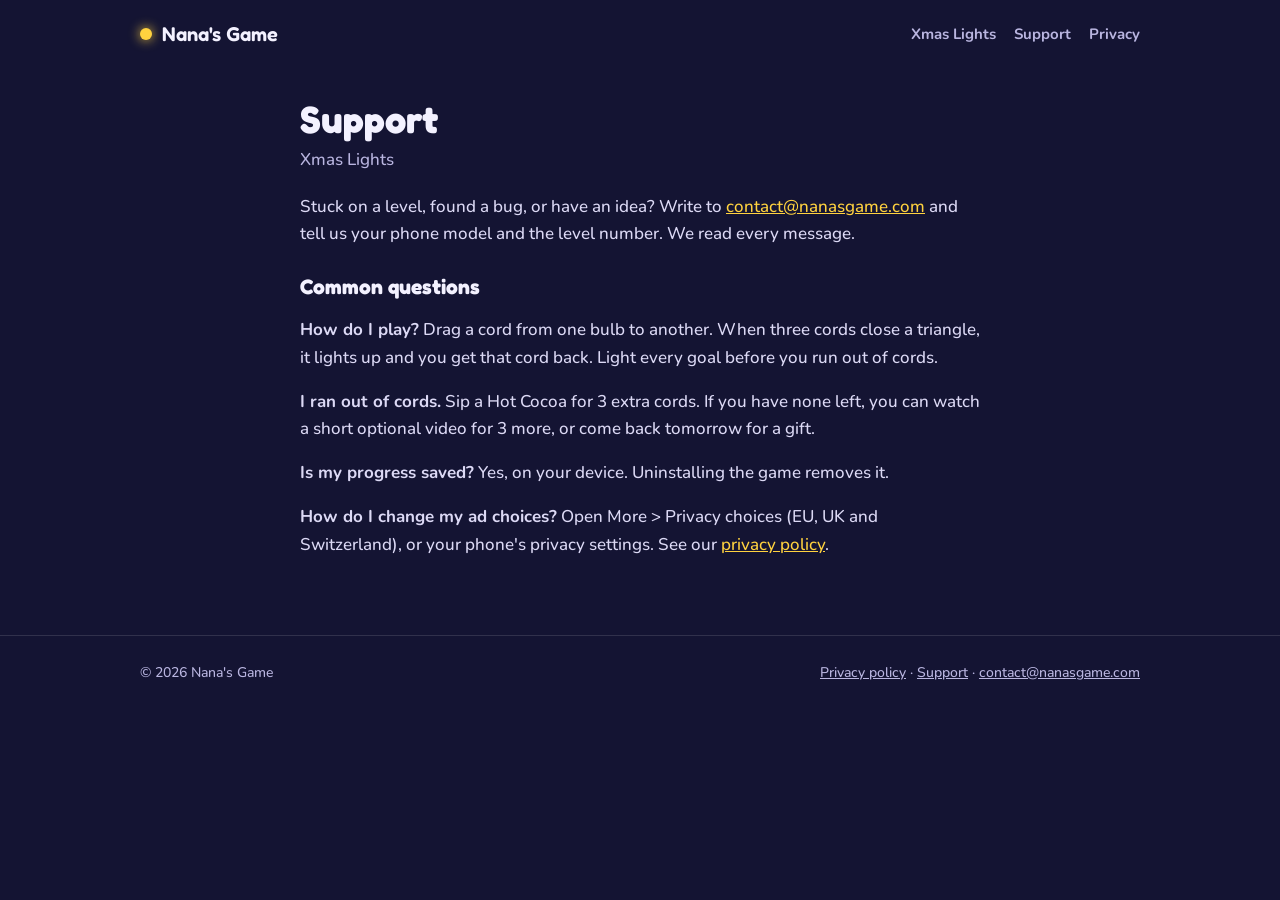
<file: support/index.html>
<!doctype html>
<html lang="en">
<head>
<meta charset="utf-8">
<meta name="viewport" content="width=device-width,initial-scale=1">
<title>Support · Nana's Game</title>
<meta name="theme-color" content="#141433">
<link rel="icon" href="../img/favicon.png">
<link rel="stylesheet" href="../style.css">
<style>@font-face{font-family:Fredoka;font-weight:600;src:url(../fonts/fredoka-latin-600-normal.woff2) format('woff2')}@font-face{font-family:Fredoka;font-weight:700;src:url(../fonts/fredoka-latin-700-normal.woff2) format('woff2')}@font-face{font-family:Nunito;font-weight:500;src:url(../fonts/nunito-latin-500-normal.woff2) format('woff2')}@font-face{font-family:Nunito;font-weight:700;src:url(../fonts/nunito-latin-700-normal.woff2) format('woff2')}</style>
</head>
<body>
<div class="wrap"><header class="top"><a class="brand" href="../"><span class="dot"></span>Nana's Game</a><nav><a href="../">Xmas Lights</a><a href="../support/">Support</a><a href="../privacy/">Privacy</a></nav></header></div>
<main class="doc">
<h1>Support</h1>
<p class="date">Xmas Lights</p>
<p>Stuck on a level, found a bug, or have an idea? Write to <a href="mailto:contact@nanasgame.com?subject=Xmas%20Lights%20support">contact@nanasgame.com</a> and tell us your phone model and the level number. We read every message.</p>
<h2>Common questions</h2>
<p><b>How do I play?</b> Drag a cord from one bulb to another. When three cords close a triangle, it lights up and you get that cord back. Light every goal before you run out of cords.</p>
<p><b>I ran out of cords.</b> Sip a Hot Cocoa for 3 extra cords. If you have none left, you can watch a short optional video for 3 more, or come back tomorrow for a gift.</p>
<p><b>Is my progress saved?</b> Yes, on your device. Uninstalling the game removes it.</p>
<p><b>How do I change my ad choices?</b> Open More &gt; Privacy choices (EU, UK and Switzerland), or your phone's privacy settings. See our <a href="../privacy/">privacy policy</a>.</p>
</main>
<footer><div class="wrap"><span>© 2026 Nana's Game</span><span><a href="../privacy/">Privacy policy</a> · <a href="../support/">Support</a> · <a href="mailto:contact@nanasgame.com">contact@nanasgame.com</a></span></div></footer>
</body>
</html>
</file>
<file: style.css>
@font-face{font-family:Fredoka;font-weight:500;font-display:swap;src:url(fonts/fredoka-latin-500-normal.woff2) format('woff2')}
@font-face{font-family:Fredoka;font-weight:600;font-display:swap;src:url(fonts/fredoka-latin-600-normal.woff2) format('woff2')}
@font-face{font-family:Fredoka;font-weight:700;font-display:swap;src:url(fonts/fredoka-latin-700-normal.woff2) format('woff2')}
@font-face{font-family:Nunito;font-weight:500;font-display:swap;src:url(fonts/nunito-latin-500-normal.woff2) format('woff2')}
@font-face{font-family:Nunito;font-weight:700;font-display:swap;src:url(fonts/nunito-latin-700-normal.woff2) format('woff2')}
:root{--bg:#141433;--bg2:#1d1a4a;--ink:#f3f1ff;--muted:#b9b5e0;--gold:#ffd23f;--red:#ff5a5f;--green:#3ddc84;--card:rgba(255,255,255,.06);--line:rgba(255,255,255,.12)}
*{box-sizing:border-box}
html{scroll-behavior:smooth}
body{margin:0;background:var(--bg);color:var(--ink);font:17px/1.6 Nunito,system-ui,-apple-system,"Segoe UI",sans-serif;overflow-x:hidden}
a{color:var(--gold)}
h1,h2,h3{font-family:Fredoka,Nunito,sans-serif;line-height:1.15;margin:0}
.wrap{max-width:1040px;margin:0 auto;padding:0 20px}
header.top{display:flex;align-items:center;justify-content:space-between;padding:18px 0}
.brand{display:flex;align-items:center;gap:10px;font-family:Fredoka;font-weight:600;font-size:20px;color:var(--ink);text-decoration:none}
.brand .dot{width:12px;height:12px;border-radius:50%;background:var(--gold);box-shadow:0 0 12px var(--gold)}
nav a{color:var(--muted);text-decoration:none;margin-left:18px;font-weight:700;font-size:15px}
nav a:hover{color:var(--ink)}
/* hero */
.hero{position:relative;padding:40px 0 70px;text-align:center}
.lights{height:56px;overflow:hidden;pointer-events:none}
.lights svg{width:100%;height:60px}
.bulb{animation:tw 2.4s ease-in-out infinite}
.bulb:nth-child(3n){animation-delay:.8s}.bulb:nth-child(3n+1){animation-delay:1.6s}
@keyframes tw{0%,100%{opacity:1}50%{opacity:.45}}
@media (prefers-reduced-motion:reduce){.bulb{animation:none}}
.hero .icon{width:128px;height:128px;border-radius:28px;box-shadow:0 12px 40px rgba(0,0,0,.45),0 0 60px rgba(255,210,63,.25);margin:24px auto 22px;display:block}
.hero h1{font-size:clamp(44px,8vw,76px);font-weight:700;letter-spacing:.5px;text-shadow:0 0 30px rgba(255,210,63,.35)}
.hero p.tag{font-size:clamp(18px,2.6vw,22px);color:var(--muted);max-width:560px;margin:14px auto 28px}
.cta{display:flex;gap:12px;justify-content:center;flex-wrap:wrap}
.btn{display:inline-flex;align-items:center;gap:8px;padding:13px 22px;border-radius:999px;font-family:Fredoka;font-weight:600;font-size:17px;text-decoration:none;border:2px solid transparent}
.btn.gold{background:var(--gold);color:#1d1a3a}
.btn.ghost{border-color:var(--line);color:var(--ink)}
.soon{display:inline-block;margin-top:18px;font-size:14px;color:var(--muted)}
/* screenshots */
.shots{display:flex;gap:18px;justify-content:center;padding:10px 0 60px;overflow-x:auto;scroll-snap-type:x mandatory}
.shots img{width:220px;height:auto;aspect-ratio:9/16;border-radius:22px;border:3px solid rgba(255,255,255,.1);box-shadow:0 16px 40px rgba(0,0,0,.4);scroll-snap-align:center;flex:none}
/* features */
.features{display:grid;grid-template-columns:repeat(auto-fit,minmax(220px,1fr));gap:16px;padding-bottom:70px}
.feat{background:var(--card);border:1px solid var(--line);border-radius:20px;padding:22px}
.feat h3{font-size:20px;margin-bottom:6px}
.feat p{margin:0;color:var(--muted);font-size:16px}
.feat .em{font-size:26px;display:block;margin-bottom:8px}
/* studio */
.studio{text-align:center;padding:10px 0 70px}
.studio h2{font-size:30px;margin-bottom:8px}
.studio p{color:var(--muted);max-width:560px;margin:0 auto}
footer{border-top:1px solid var(--line);padding:26px 0 40px;color:var(--muted);font-size:14px}
footer .wrap{display:flex;gap:16px;flex-wrap:wrap;justify-content:space-between}
footer a{color:var(--muted)}
/* text pages */
.doc{max-width:720px;margin:0 auto;padding:20px 20px 60px}
.doc h1{font-size:38px;margin:10px 0 4px}
.doc h2{font-size:21px;margin:28px 0 6px}
.doc .date{color:var(--muted);margin:0 0 20px}
.doc p,.doc li{color:#dcd9f5}
.brand,nav a{white-space:nowrap}
@media (max-width:560px){nav a{margin-left:12px;font-size:14px}nav a:first-child{display:none}.shots{justify-content:flex-start}.shots img{width:180px}}
</file>
